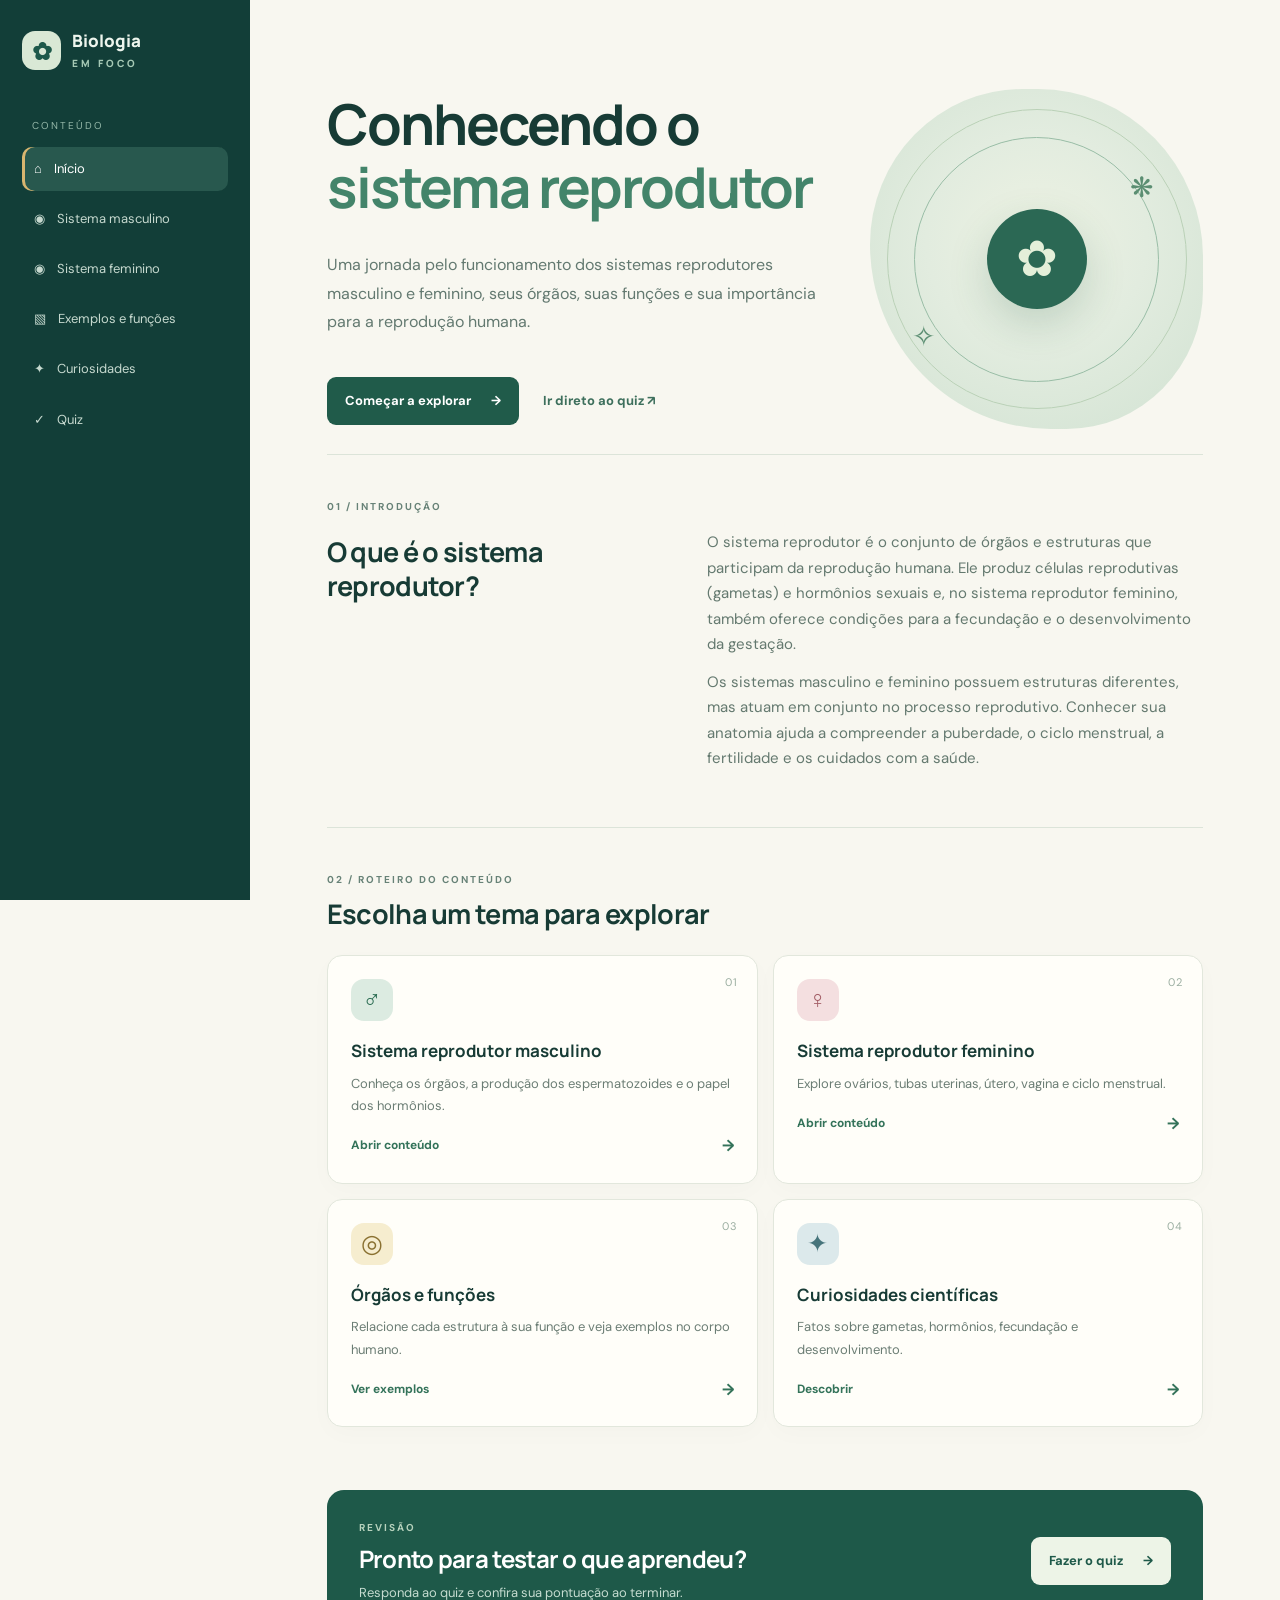
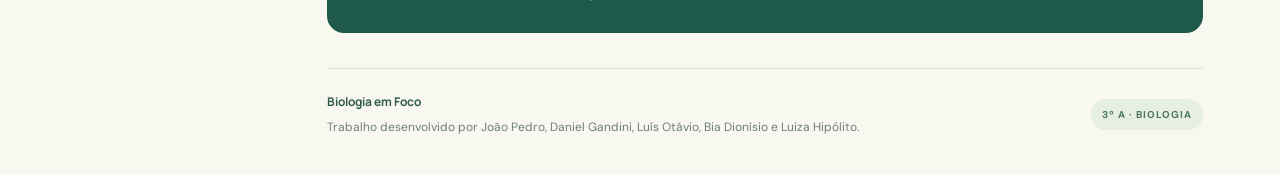
<file: index.html>
<!DOCTYPE html>
<html lang="pt-BR">
 <head>
  <meta charset="utf-8"/>
  <meta content="width=device-width, initial-scale=1" name="viewport"/>
  <title>
   Biologia em Foco | Sistema Reprodutor
  </title>
  <link href="style.css" rel="stylesheet"/>
 </head>
 <body>
  <header class="mobile-header">
   <a class="brand" href="index.html">
    <span class="brand-mark">
     ✿
    </span>
    Biologia em Foco
   </a>
   <button aria-expanded="false" aria-label="Abrir menu" class="menu-toggle">
    ☰
   </button>
  </header>
  <aside class="sidebar">
   <a class="brand" href="index.html">
    <span class="brand-mark">
     ✿
    </span>
    <span>
     Biologia
     <br/>
     <small>
      EM FOCO
     </small>
    </span>
   </a>
   <p class="side-label">
    CONTE&Uacute;DO
   </p>
   <nav>
    <a class="active" href="index.html">
     ⌂
     <span>
      In&iacute;cio
     </span>
    </a>
    <a href="masculino.html">
     ◉
     <span>
      Sistema masculino
     </span>
    </a>
    <a href="feminino.html">
     ◉
     <span>
      Sistema feminino
     </span>
    </a>
    <a href="exemplos.html">
     ▧
     <span>
      Exemplos e fun&ccedil;&otilde;es
     </span>
    </a>
    <a href="curiosidades.html">
     ✦
     <span>
      Curiosidades
     </span>
    </a>
    <a href="quiz.html">
     &checkmark;
     <span>
      Quiz
     </span>
    </a>
   </nav>
  </aside>
  <main class="main">
   <section class="hero">
    <h1>
     Conhecendo o
     <em>
      sistema reprodutor
     </em>
    </h1>
    <p class="lead">
     Uma jornada pelo funcionamento dos sistemas reprodutores masculino e feminino, seus &oacute;rg&atilde;os, suas fun&ccedil;&otilde;es e sua import&acirc;ncia para a reprodu&ccedil;&atilde;o humana.
    </p>
    <div class="hero-actions">
     <a class="button primary" href="masculino.html">
      Come&ccedil;ar a explorar
      <span>
       &rarr;
      </span>
     </a>
     <a class="text-link" href="quiz.html">
      Ir direto ao quiz &nearrow;
     </a>
    </div>
    <div class="hero-art">
     <div class="art-orbit orbit-one">
     </div>
     <div class="art-orbit orbit-two">
     </div>
     <div class="art-center">
      ✿
     </div>
     <span class="art-leaf leaf-a">
      ❋
     </span>
     <span class="art-leaf leaf-b">
      ✧
     </span>
    </div>
   </section>
   <section class="intro section-block">
    <div class="section-kicker">
     01 / INTRODU&Ccedil;&Atilde;O
    </div>
    <div class="two-col">
     <div>
      <h2>
       O que &eacute; o sistema reprodutor?
      </h2>
     </div>
     <div>
      <p>
       O sistema reprodutor &eacute; o conjunto de &oacute;rg&atilde;os e estruturas que participam da reprodu&ccedil;&atilde;o humana. Ele produz c&eacute;lulas reprodutivas (gametas) e horm&ocirc;nios sexuais e, no sistema reprodutor feminino, tamb&eacute;m oferece condi&ccedil;&otilde;es para a fecunda&ccedil;&atilde;o e o desenvolvimento da gesta&ccedil;&atilde;o.
      </p>
      <p>
       Os sistemas masculino e feminino possuem estruturas diferentes, mas atuam em conjunto no processo reprodutivo. Conhecer sua anatomia ajuda a compreender a puberdade, o ciclo menstrual, a fertilidade e os cuidados com a sa&uacute;de.
      </p>
     </div>
    </div>
   </section>
   <section class="section-block explore">
    <div class="section-kicker">
     02 / ROTEIRO DO CONTE&Uacute;DO
    </div>
    <h2>
     Escolha um tema para explorar
    </h2>
    <div class="feature-grid">
     <a class="feature-card" href="masculino.html">
      <div class="card-number">
       01
      </div>
      <div class="card-icon green">
       &male;
      </div>
      <h3>
       Sistema reprodutor masculino
      </h3>
      <p>
       Conhe&ccedil;a os &oacute;rg&atilde;os, a produ&ccedil;&atilde;o dos espermatozoides e o papel dos horm&ocirc;nios.
      </p>
      <span class="card-link">
       Abrir conte&uacute;do
       <b>
        &rarr;
       </b>
      </span>
     </a>
     <a class="feature-card" href="feminino.html">
      <div class="card-number">
       02
      </div>
      <div class="card-icon rose">
       &female;
      </div>
      <h3>
       Sistema reprodutor feminino
      </h3>
      <p>
       Explore ov&aacute;rios, tubas uterinas, &uacute;tero, vagina e ciclo menstrual.
      </p>
      <span class="card-link">
       Abrir conte&uacute;do
       <b>
        &rarr;
       </b>
      </span>
     </a>
     <a class="feature-card" href="exemplos.html">
      <div class="card-number">
       03
      </div>
      <div class="card-icon yellow">
       ◎
      </div>
      <h3>
       &Oacute;rg&atilde;os e fun&ccedil;&otilde;es
      </h3>
      <p>
       Relacione cada estrutura &agrave; sua fun&ccedil;&atilde;o e veja exemplos no corpo humano.
      </p>
      <span class="card-link">
       Ver exemplos
       <b>
        &rarr;
       </b>
      </span>
     </a>
     <a class="feature-card" href="curiosidades.html">
      <div class="card-number">
       04
      </div>
      <div class="card-icon blue">
       ✦
      </div>
      <h3>
       Curiosidades cient&iacute;ficas
      </h3>
      <p>
       Fatos sobre gametas, horm&ocirc;nios, fecunda&ccedil;&atilde;o e desenvolvimento.
      </p>
      <span class="card-link">
       Descobrir
       <b>
        &rarr;
       </b>
      </span>
     </a>
    </div>
   </section>
   <section class="closing">
    <div>
     <div class="section-kicker">
      REVIS&Atilde;O
     </div>
     <h2>
      Pronto para testar o que aprendeu?
     </h2>
     <p>
      Responda ao quiz e confira sua pontua&ccedil;&atilde;o ao terminar.
     </p>
    </div>
    <a class="button light" href="quiz.html">
     Fazer o quiz
     <span>
      &rarr;
     </span>
    </a>
   </section>
   <footer class="footer">
    <div>
     <strong>
      Biologia em Foco
     </strong>
     <p>
      Trabalho desenvolvido por Jo&atilde;o Pedro, Daniel Gandini, Lu&iacute;s Ot&aacute;vio, Bia Dion&iacute;sio e Luiza Hip&oacute;lito.
     </p>
    </div>
    <span class="class-tag">
     3&ordm; A &middot; BIOLOGIA
    </span>
   </footer>
  </main>
  <script src="script.js">
  </script>
 </body>
</html>
</file>
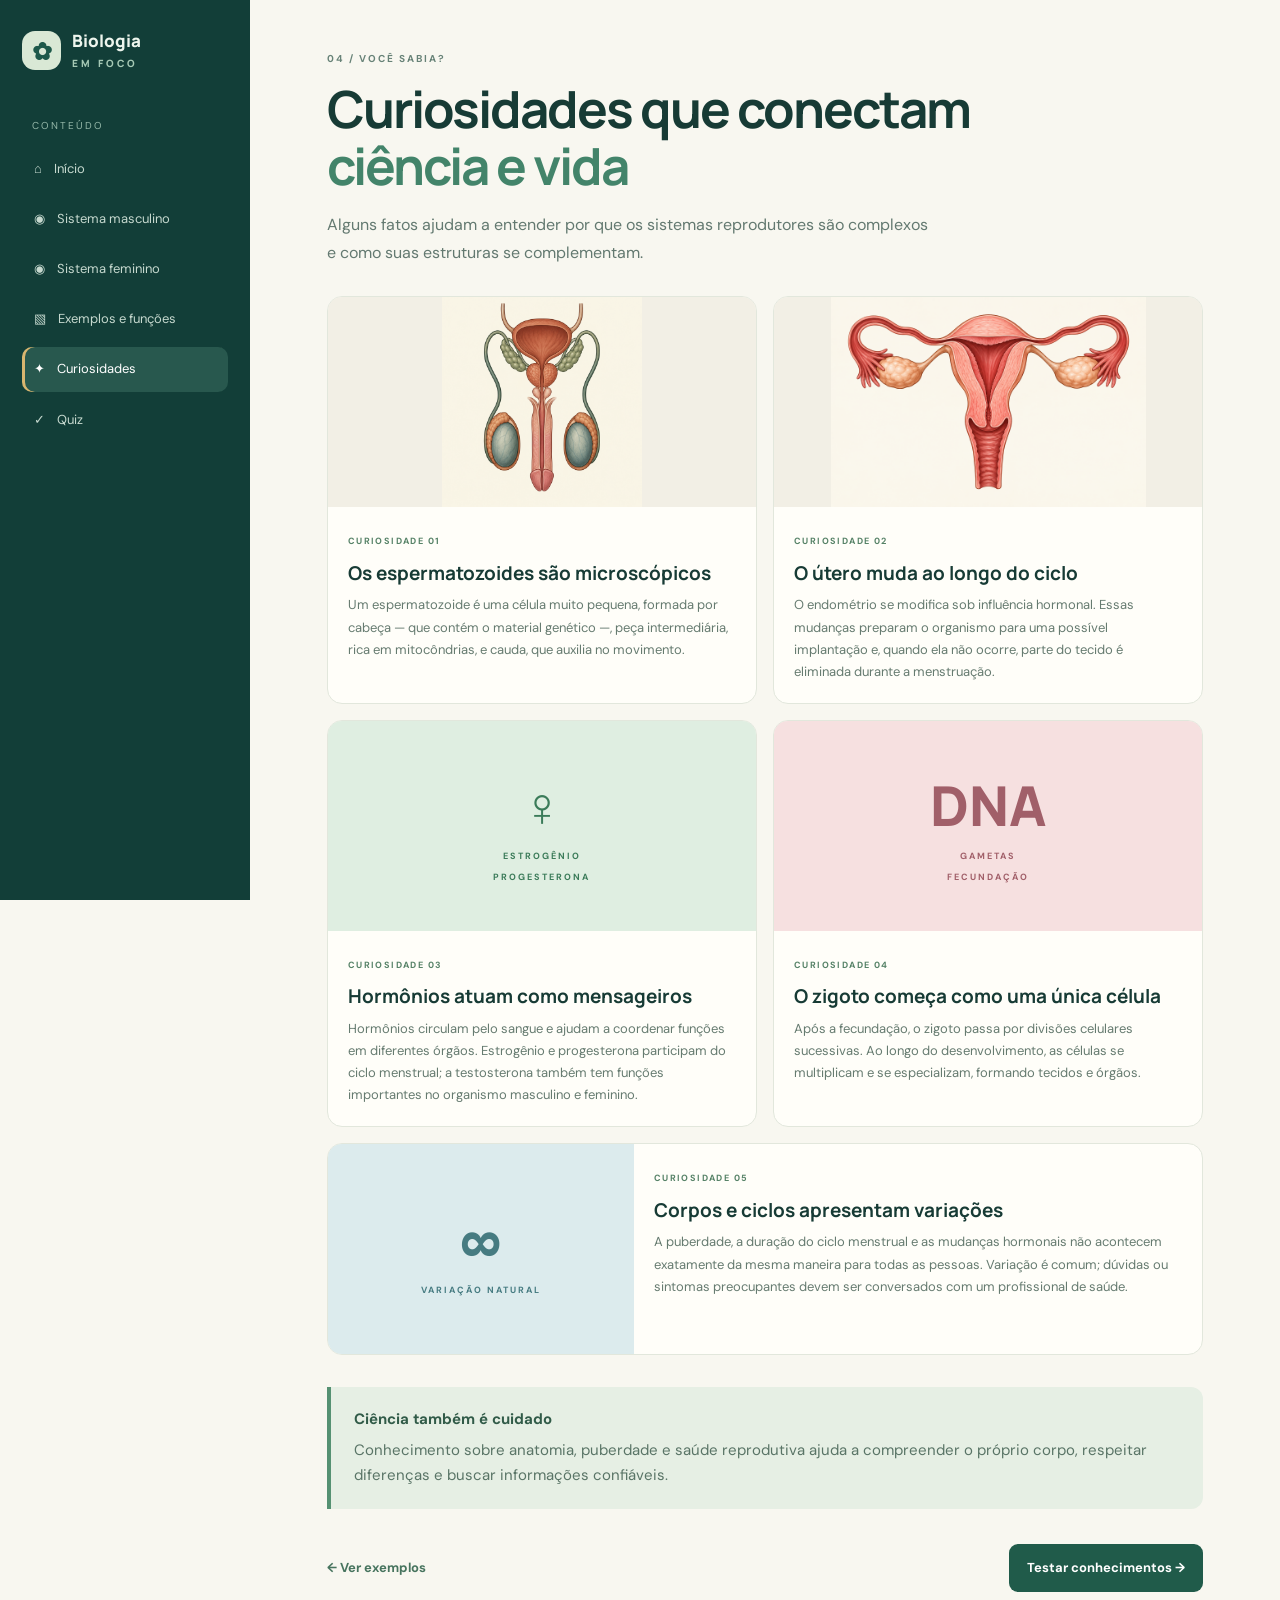
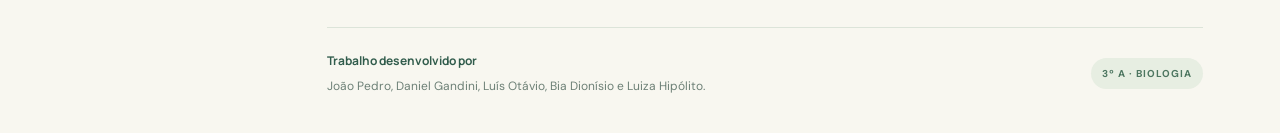
<file: curiosidades.html>
<!DOCTYPE html>
<html lang="pt-BR">
 <head>
  <meta charset="utf-8"/>
  <meta content="width=device-width, initial-scale=1" name="viewport"/>
  <title>
   Curiosidades | Biologia em Foco
  </title>
  <link href="style.css" rel="stylesheet"/>
 </head>
 <body>
  <header class="mobile-header">
   <a class="brand" href="index.html">
    ✿ Biologia em Foco
   </a>
   <button aria-expanded="false" aria-label="Abrir menu" class="menu-toggle">
    ☰
   </button>
  </header>
  <aside class="sidebar">
   <a class="brand" href="index.html">
    <span class="brand-mark">
     ✿
    </span>
    <span>
     Biologia
     <br/>
     <small>
      EM FOCO
     </small>
    </span>
   </a>
   <p class="side-label">
    CONTE&Uacute;DO
   </p>
   <nav>
    <a href="index.html">
     ⌂
     <span>
      In&iacute;cio
     </span>
    </a>
    <a href="masculino.html">
     ◉
     <span>
      Sistema masculino
     </span>
    </a>
    <a href="feminino.html">
     ◉
     <span>
      Sistema feminino
     </span>
    </a>
    <a href="exemplos.html">
     ▧
     <span>
      Exemplos e fun&ccedil;&otilde;es
     </span>
    </a>
    <a class="active" href="curiosidades.html">
     ✦
     <span>
      Curiosidades
     </span>
    </a>
    <a href="quiz.html">
     &checkmark;
     <span>
      Quiz
     </span>
    </a>
   </nav>
  </aside>
  <main class="main page-main">
   <div class="page-heading">
    <div class="section-kicker">
     04 / VOC&Ecirc; SABIA?
    </div>
    <h1>
     Curiosidades que conectam
     <em>
      ci&ecirc;ncia e vida
     </em>
    </h1>
    <p class="lead">
     Alguns fatos ajudam a entender por que os sistemas reprodutores s&atilde;o complexos e como suas estruturas se complementam.
    </p>
   </div>
   <div class="curiosity-grid">
    <article class="curiosity-card">
     <img alt="Ilustra&ccedil;&atilde;o do sistema reprodutor masculino" src="imagens/sistema-reprodutor-masculino.png"/>
     <div class="curiosity-body">
      <span class="curiosity-num">
       CURIOSIDADE 01
      </span>
      <h2>
       Os espermatozoides s&atilde;o microsc&oacute;picos
      </h2>
      <p>
       Um espermatozoide &eacute; uma c&eacute;lula muito pequena, formada por cabe&ccedil;a &mdash; que cont&eacute;m o material gen&eacute;tico &mdash;, pe&ccedil;a intermedi&aacute;ria, rica em mitoc&ocirc;ndrias, e cauda, que auxilia no movimento.
      </p>
     </div>
    </article>
    <article class="curiosity-card">
     <img alt="Ilustra&ccedil;&atilde;o do sistema reprodutor feminino" src="imagens/sistema-reprodutor-feminino.png"/>
     <div class="curiosity-body">
      <span class="curiosity-num">
       CURIOSIDADE 02
      </span>
      <h2>
       O &uacute;tero muda ao longo do ciclo
      </h2>
      <p>
       O endom&eacute;trio se modifica sob influ&ecirc;ncia hormonal. Essas mudan&ccedil;as preparam o organismo para uma poss&iacute;vel implanta&ccedil;&atilde;o e, quando ela n&atilde;o ocorre, parte do tecido &eacute; eliminada durante a menstrua&ccedil;&atilde;o.
      </p>
     </div>
    </article>
    <article class="curiosity-card">
     <div class="fact-illustration green-fact">
      <span>
       &female;
      </span>
      <i>
       ESTROG&Ecirc;NIO
      </i>
      <i>
       PROGESTERONA
      </i>
     </div>
     <div class="curiosity-body">
      <span class="curiosity-num">
       CURIOSIDADE 03
      </span>
      <h2>
       Horm&ocirc;nios atuam como mensageiros
      </h2>
      <p>
       Horm&ocirc;nios circulam pelo sangue e ajudam a coordenar fun&ccedil;&otilde;es em diferentes &oacute;rg&atilde;os. Estrog&ecirc;nio e progesterona participam do ciclo menstrual; a testosterona tamb&eacute;m tem fun&ccedil;&otilde;es importantes no organismo masculino e feminino.
      </p>
     </div>
    </article>
    <article class="curiosity-card">
     <div class="fact-illustration rose-fact">
      <span>
       DNA
      </span>
      <i>
       GAMETAS
      </i>
      <i>
       FECUNDA&Ccedil;&Atilde;O
      </i>
     </div>
     <div class="curiosity-body">
      <span class="curiosity-num">
       CURIOSIDADE 04
      </span>
      <h2>
       O zigoto come&ccedil;a como uma &uacute;nica c&eacute;lula
      </h2>
      <p>
       Ap&oacute;s a fecunda&ccedil;&atilde;o, o zigoto passa por divis&otilde;es celulares sucessivas. Ao longo do desenvolvimento, as c&eacute;lulas se multiplicam e se especializam, formando tecidos e &oacute;rg&atilde;os.
      </p>
     </div>
    </article>
    <article class="curiosity-card wide-card">
     <div class="fact-illustration blue-fact">
      <span>
       &infin;
      </span>
      <i>
       VARIA&Ccedil;&Atilde;O NATURAL
      </i>
     </div>
     <div class="curiosity-body">
      <span class="curiosity-num">
       CURIOSIDADE 05
      </span>
      <h2>
       Corpos e ciclos apresentam varia&ccedil;&otilde;es
      </h2>
      <p>
       A puberdade, a dura&ccedil;&atilde;o do ciclo menstrual e as mudan&ccedil;as hormonais n&atilde;o acontecem exatamente da mesma maneira para todas as pessoas. Varia&ccedil;&atilde;o &eacute; comum; d&uacute;vidas ou sintomas preocupantes devem ser conversados com um profissional de sa&uacute;de.
      </p>
     </div>
    </article>
   </div>
   <section class="callout">
    <strong>
     Ci&ecirc;ncia tamb&eacute;m &eacute; cuidado
    </strong>
    <p>
     Conhecimento sobre anatomia, puberdade e sa&uacute;de reprodutiva ajuda a compreender o pr&oacute;prio corpo, respeitar diferen&ccedil;as e buscar informa&ccedil;&otilde;es confi&aacute;veis.
    </p>
   </section>
   <div class="page-nav">
    <a href="exemplos.html">
     &larr; Ver exemplos
    </a>
    <a class="button primary" href="quiz.html">
     Testar conhecimentos &rarr;
    </a>
   </div>
   <footer class="footer">
    <div>
     <strong>
      Trabalho desenvolvido por
     </strong>
     <p>
      Jo&atilde;o Pedro, Daniel Gandini, Lu&iacute;s Ot&aacute;vio, Bia Dion&iacute;sio e Luiza Hip&oacute;lito.
     </p>
    </div>
    <span class="class-tag">
     3&ordm; A &middot; BIOLOGIA
    </span>
   </footer>
  </main>
  <script src="script.js">
  </script>
 </body>
</html>
</file>
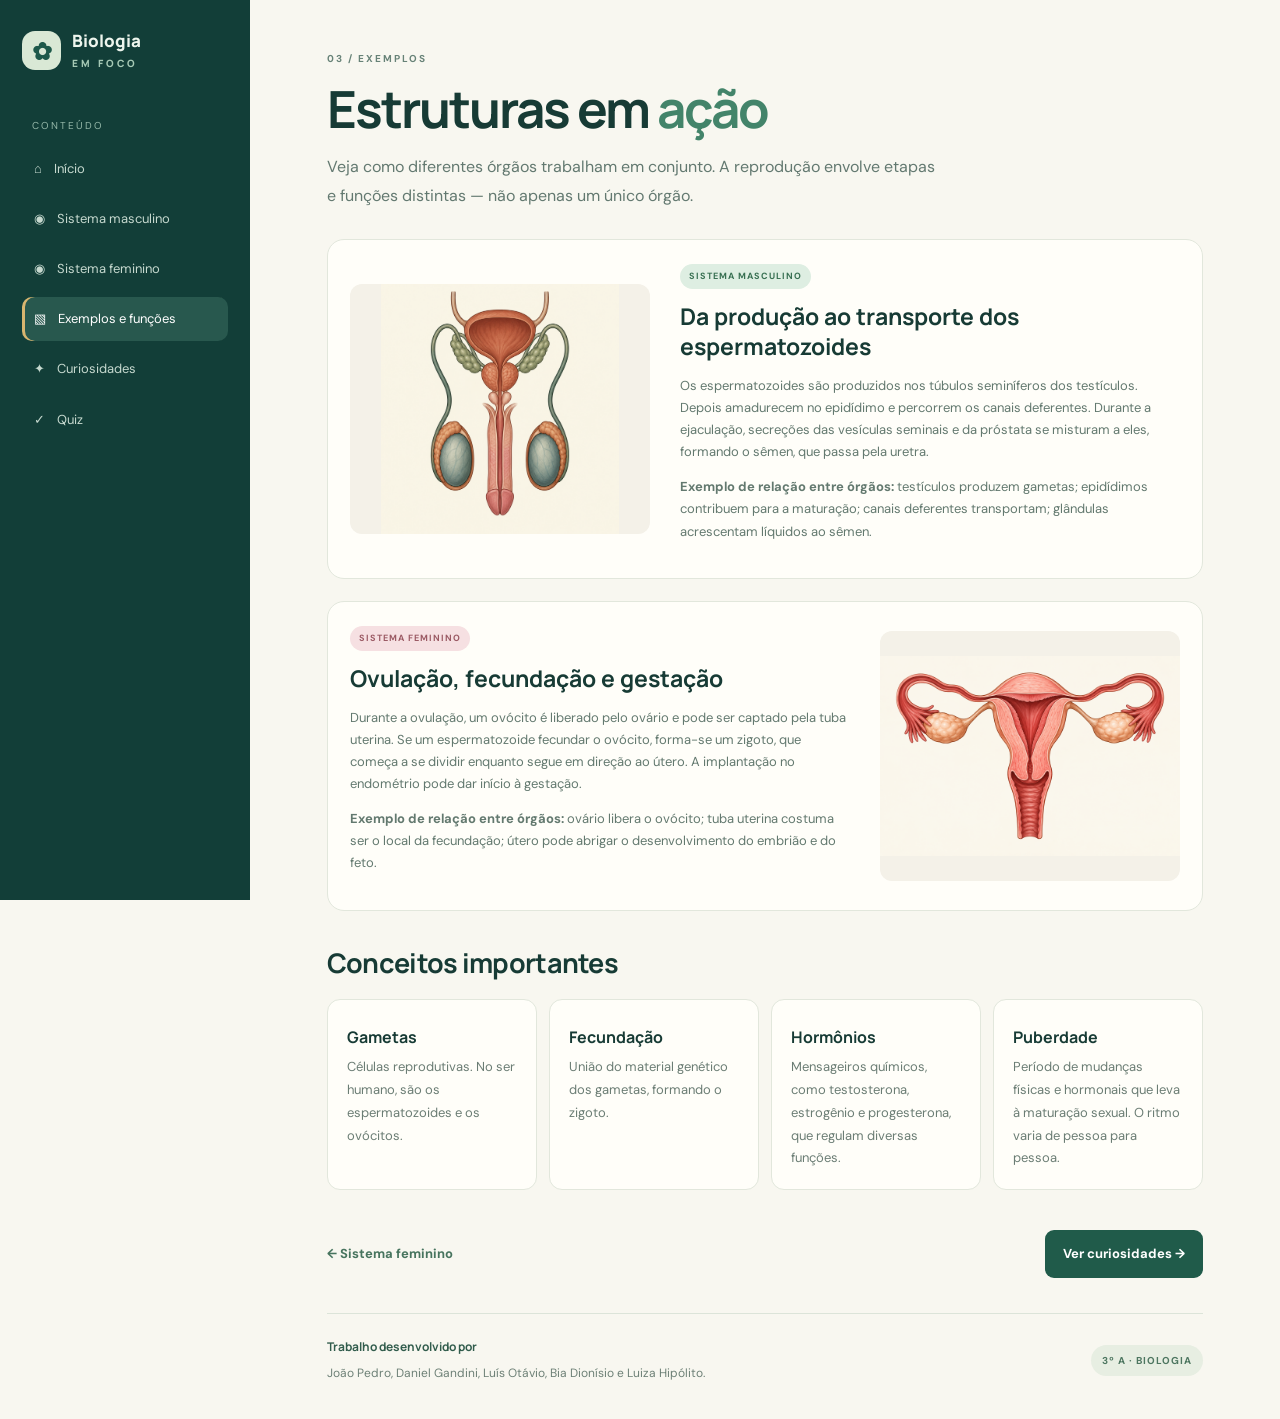
<file: exemplos.html>
<!DOCTYPE html>
<html lang="pt-BR">
 <head>
  <meta charset="utf-8"/>
  <meta content="width=device-width, initial-scale=1" name="viewport"/>
  <title>
   Exemplos e fun&ccedil;&otilde;es | Biologia em Foco
  </title>
  <link href="style.css" rel="stylesheet"/>
 </head>
 <body>
  <header class="mobile-header">
   <a class="brand" href="index.html">
    ✿ Biologia em Foco
   </a>
   <button aria-expanded="false" aria-label="Abrir menu" class="menu-toggle">
    ☰
   </button>
  </header>
  <aside class="sidebar">
   <a class="brand" href="index.html">
    <span class="brand-mark">
     ✿
    </span>
    <span>
     Biologia
     <br/>
     <small>
      EM FOCO
     </small>
    </span>
   </a>
   <p class="side-label">
    CONTE&Uacute;DO
   </p>
   <nav>
    <a href="index.html">
     ⌂
     <span>
      In&iacute;cio
     </span>
    </a>
    <a href="masculino.html">
     ◉
     <span>
      Sistema masculino
     </span>
    </a>
    <a href="feminino.html">
     ◉
     <span>
      Sistema feminino
     </span>
    </a>
    <a class="active" href="exemplos.html">
     ▧
     <span>
      Exemplos e fun&ccedil;&otilde;es
     </span>
    </a>
    <a href="curiosidades.html">
     ✦
     <span>
      Curiosidades
     </span>
    </a>
    <a href="quiz.html">
     &checkmark;
     <span>
      Quiz
     </span>
    </a>
   </nav>
  </aside>
  <main class="main page-main">
   <div class="page-heading">
    <div class="section-kicker">
     03 / EXEMPLOS
    </div>
    <h1>
     Estruturas em
     <em>
      a&ccedil;&atilde;o
     </em>
    </h1>
    <p class="lead">
     Veja como diferentes &oacute;rg&atilde;os trabalham em conjunto. A reprodu&ccedil;&atilde;o envolve etapas e fun&ccedil;&otilde;es distintas &mdash; n&atilde;o apenas um &uacute;nico &oacute;rg&atilde;o.
    </p>
   </div>
   <section class="example-feature">
    <img alt="Ilustra&ccedil;&atilde;o do sistema reprodutor masculino" src="imagens/sistema-reprodutor-masculino.png"/>
    <div>
     <span class="pill green-pill">
      SISTEMA MASCULINO
     </span>
     <h2>
      Da produ&ccedil;&atilde;o ao transporte dos espermatozoides
     </h2>
     <p>
      Os espermatozoides s&atilde;o produzidos nos t&uacute;bulos semin&iacute;feros dos test&iacute;culos. Depois amadurecem no epid&iacute;dimo e percorrem os canais deferentes. Durante a ejacula&ccedil;&atilde;o, secre&ccedil;&otilde;es das ves&iacute;culas seminais e da pr&oacute;stata se misturam a eles, formando o s&ecirc;men, que passa pela uretra.
     </p>
     <p>
      <b>
       Exemplo de rela&ccedil;&atilde;o entre &oacute;rg&atilde;os:
      </b>
      test&iacute;culos produzem gametas; epid&iacute;dimos contribuem para a matura&ccedil;&atilde;o; canais deferentes transportam; gl&acirc;ndulas acrescentam l&iacute;quidos ao s&ecirc;men.
     </p>
    </div>
   </section>
   <section class="example-feature reverse">
    <img alt="Ilustra&ccedil;&atilde;o do sistema reprodutor feminino" src="imagens/sistema-reprodutor-feminino.png"/>
    <div>
     <span class="pill rose-pill">
      SISTEMA FEMININO
     </span>
     <h2>
      Ovula&ccedil;&atilde;o, fecunda&ccedil;&atilde;o e gesta&ccedil;&atilde;o
     </h2>
     <p>
      Durante a ovula&ccedil;&atilde;o, um ov&oacute;cito &eacute; liberado pelo ov&aacute;rio e pode ser captado pela tuba uterina. Se um espermatozoide fecundar o ov&oacute;cito, forma-se um zigoto, que come&ccedil;a a se dividir enquanto segue em dire&ccedil;&atilde;o ao &uacute;tero. A implanta&ccedil;&atilde;o no endom&eacute;trio pode dar in&iacute;cio &agrave; gesta&ccedil;&atilde;o.
     </p>
     <p>
      <b>
       Exemplo de rela&ccedil;&atilde;o entre &oacute;rg&atilde;os:
      </b>
      ov&aacute;rio libera o ov&oacute;cito; tuba uterina costuma ser o local da fecunda&ccedil;&atilde;o; &uacute;tero pode abrigar o desenvolvimento do embri&atilde;o e do feto.
     </p>
    </div>
   </section>
   <section class="content-section">
    <h2>
     Conceitos importantes
    </h2>
    <div class="term-grid">
     <article class="term-card">
      <h3>
       Gametas
      </h3>
      <p>
       C&eacute;lulas reprodutivas. No ser humano, s&atilde;o os espermatozoides e os ov&oacute;citos.
      </p>
     </article>
     <article class="term-card">
      <h3>
       Fecunda&ccedil;&atilde;o
      </h3>
      <p>
       Uni&atilde;o do material gen&eacute;tico dos gametas, formando o zigoto.
      </p>
     </article>
     <article class="term-card">
      <h3>
       Horm&ocirc;nios
      </h3>
      <p>
       Mensageiros qu&iacute;micos, como testosterona, estrog&ecirc;nio e progesterona, que regulam diversas fun&ccedil;&otilde;es.
      </p>
     </article>
     <article class="term-card">
      <h3>
       Puberdade
      </h3>
      <p>
       Per&iacute;odo de mudan&ccedil;as f&iacute;sicas e hormonais que leva &agrave; matura&ccedil;&atilde;o sexual. O ritmo varia de pessoa para pessoa.
      </p>
     </article>
    </div>
   </section>
   <div class="page-nav">
    <a href="feminino.html">
     &larr; Sistema feminino
    </a>
    <a class="button primary" href="curiosidades.html">
     Ver curiosidades &rarr;
    </a>
   </div>
   <footer class="footer">
    <div>
     <strong>
      Trabalho desenvolvido por
     </strong>
     <p>
      Jo&atilde;o Pedro, Daniel Gandini, Lu&iacute;s Ot&aacute;vio, Bia Dion&iacute;sio e Luiza Hip&oacute;lito.
     </p>
    </div>
    <span class="class-tag">
     3&ordm; A &middot; BIOLOGIA
    </span>
   </footer>
  </main>
  <script src="script.js">
  </script>
 </body>
</html>
</file>
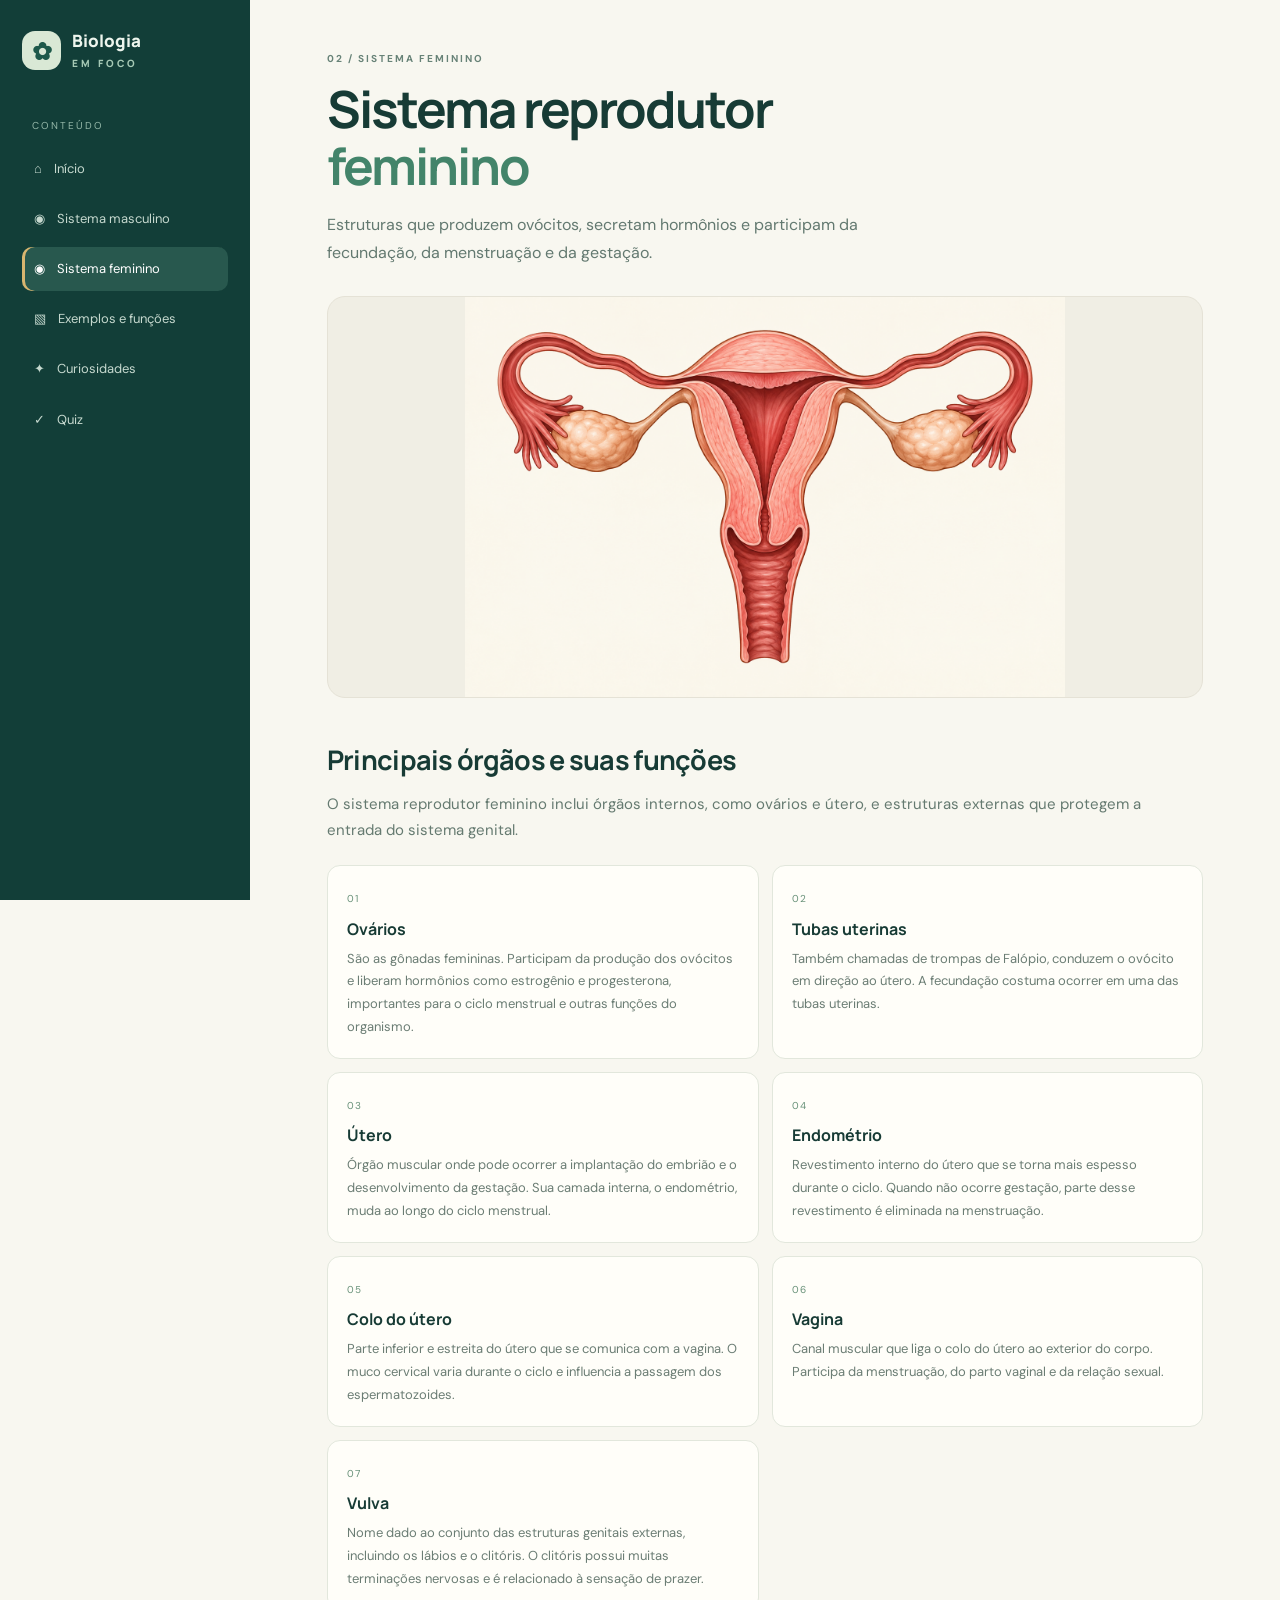
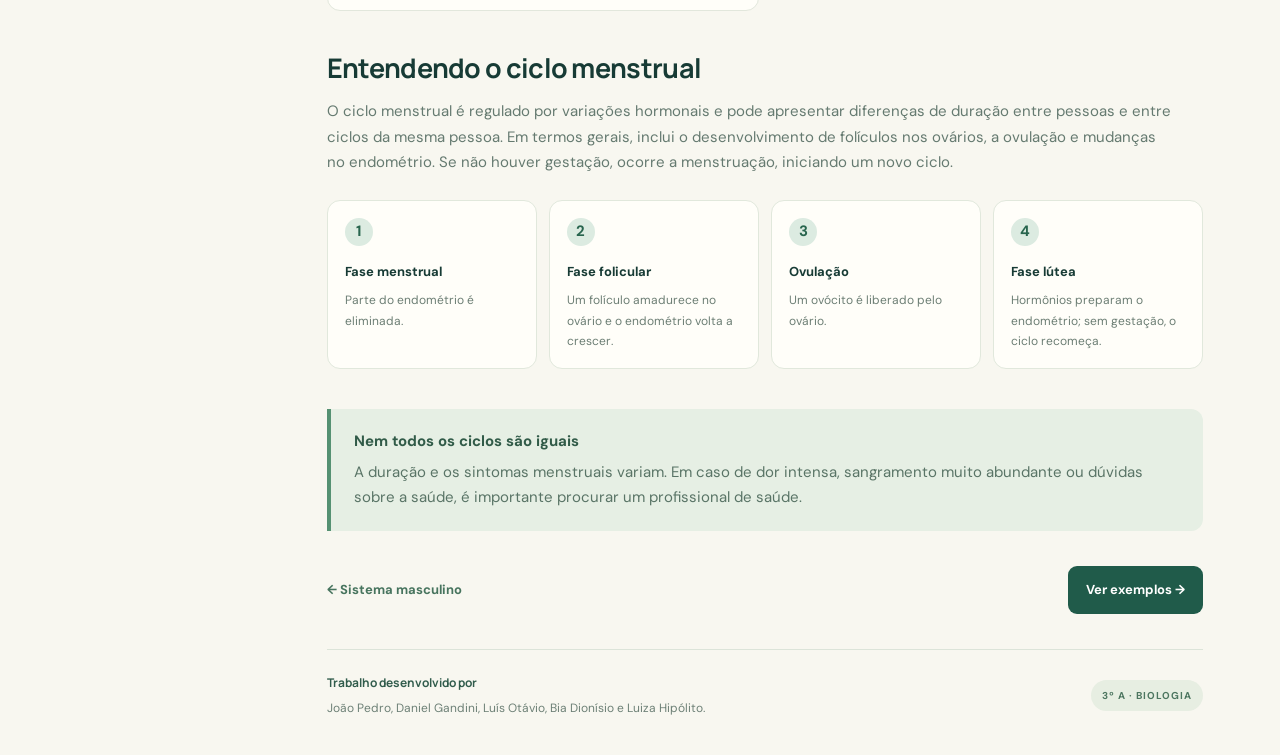
<file: feminino.html>
<!DOCTYPE html>
<html lang="pt-BR">
 <head>
  <meta charset="utf-8"/>
  <meta content="width=device-width, initial-scale=1" name="viewport"/>
  <title>
   Sistema feminino | Biologia em Foco
  </title>
  <link href="style.css" rel="stylesheet"/>
 </head>
 <body>
  <header class="mobile-header">
   <a class="brand" href="index.html">
    ✿ Biologia em Foco
   </a>
   <button aria-expanded="false" aria-label="Abrir menu" class="menu-toggle">
    ☰
   </button>
  </header>
  <aside class="sidebar">
   <a class="brand" href="index.html">
    <span class="brand-mark">
     ✿
    </span>
    <span>
     Biologia
     <br/>
     <small>
      EM FOCO
     </small>
    </span>
   </a>
   <p class="side-label">
    CONTE&Uacute;DO
   </p>
   <nav>
    <a href="index.html">
     ⌂
     <span>
      In&iacute;cio
     </span>
    </a>
    <a href="masculino.html">
     ◉
     <span>
      Sistema masculino
     </span>
    </a>
    <a class="active" href="feminino.html">
     ◉
     <span>
      Sistema feminino
     </span>
    </a>
    <a href="exemplos.html">
     ▧
     <span>
      Exemplos e fun&ccedil;&otilde;es
     </span>
    </a>
    <a href="curiosidades.html">
     ✦
     <span>
      Curiosidades
     </span>
    </a>
    <a href="quiz.html">
     &checkmark;
     <span>
      Quiz
     </span>
    </a>
   </nav>
  </aside>
  <main class="main page-main">
   <div class="page-heading">
    <div class="section-kicker">
     02 / SISTEMA FEMININO
    </div>
    <h1>
     Sistema reprodutor
     <em>
      feminino
     </em>
    </h1>
    <p class="lead">
     Estruturas que produzem ov&oacute;citos, secretam horm&ocirc;nios e participam da fecunda&ccedil;&atilde;o, da menstrua&ccedil;&atilde;o e da gesta&ccedil;&atilde;o.
    </p>
   </div>
   <figure class="anatomy">
    <img alt="Ilustra&ccedil;&atilde;o did&aacute;tica do sistema reprodutor feminino" src="imagens/sistema-reprodutor-feminino.png"/>

   </figure>
   <section class="content-section">
    <h2>
     Principais &oacute;rg&atilde;os e suas fun&ccedil;&otilde;es
    </h2>
    <p>
     O sistema reprodutor feminino inclui &oacute;rg&atilde;os internos, como ov&aacute;rios e &uacute;tero, e estruturas externas que protegem a entrada do sistema genital.
    </p>
    <div class="organ-grid">
     <article class="organ-card">
      <span>
       01
      </span>
      <h3>
       Ov&aacute;rios
      </h3>
      <p>
       S&atilde;o as g&ocirc;nadas femininas. Participam da produ&ccedil;&atilde;o dos ov&oacute;citos e liberam horm&ocirc;nios como estrog&ecirc;nio e progesterona, importantes para o ciclo menstrual e outras fun&ccedil;&otilde;es do organismo.
      </p>
     </article>
     <article class="organ-card">
      <span>
       02
      </span>
      <h3>
       Tubas uterinas
      </h3>
      <p>
       Tamb&eacute;m chamadas de trompas de Fal&oacute;pio, conduzem o ov&oacute;cito em dire&ccedil;&atilde;o ao &uacute;tero. A fecunda&ccedil;&atilde;o costuma ocorrer em uma das tubas uterinas.
      </p>
     </article>
     <article class="organ-card">
      <span>
       03
      </span>
      <h3>
       &Uacute;tero
      </h3>
      <p>
       &Oacute;rg&atilde;o muscular onde pode ocorrer a implanta&ccedil;&atilde;o do embri&atilde;o e o desenvolvimento da gesta&ccedil;&atilde;o. Sua camada interna, o endom&eacute;trio, muda ao longo do ciclo menstrual.
      </p>
     </article>
     <article class="organ-card">
      <span>
       04
      </span>
      <h3>
       Endom&eacute;trio
      </h3>
      <p>
       Revestimento interno do &uacute;tero que se torna mais espesso durante o ciclo. Quando n&atilde;o ocorre gesta&ccedil;&atilde;o, parte desse revestimento &eacute; eliminada na menstrua&ccedil;&atilde;o.
      </p>
     </article>
     <article class="organ-card">
      <span>
       05
      </span>
      <h3>
       Colo do &uacute;tero
      </h3>
      <p>
       Parte inferior e estreita do &uacute;tero que se comunica com a vagina. O muco cervical varia durante o ciclo e influencia a passagem dos espermatozoides.
      </p>
     </article>
     <article class="organ-card">
      <span>
       06
      </span>
      <h3>
       Vagina
      </h3>
      <p>
       Canal muscular que liga o colo do &uacute;tero ao exterior do corpo. Participa da menstrua&ccedil;&atilde;o, do parto vaginal e da rela&ccedil;&atilde;o sexual.
      </p>
     </article>
     <article class="organ-card">
      <span>
       07
      </span>
      <h3>
       Vulva
      </h3>
      <p>
       Nome dado ao conjunto das estruturas genitais externas, incluindo os l&aacute;bios e o clit&oacute;ris. O clit&oacute;ris possui muitas termina&ccedil;&otilde;es nervosas e &eacute; relacionado &agrave; sensa&ccedil;&atilde;o de prazer.
      </p>
     </article>
    </div>
   </section>
   <section class="content-section">
    <h2>
     Entendendo o ciclo menstrual
    </h2>
    <p>
     O ciclo menstrual &eacute; regulado por varia&ccedil;&otilde;es hormonais e pode apresentar diferen&ccedil;as de dura&ccedil;&atilde;o entre pessoas e entre ciclos da mesma pessoa. Em termos gerais, inclui o desenvolvimento de fol&iacute;culos nos ov&aacute;rios, a ovula&ccedil;&atilde;o e mudan&ccedil;as no endom&eacute;trio. Se n&atilde;o houver gesta&ccedil;&atilde;o, ocorre a menstrua&ccedil;&atilde;o, iniciando um novo ciclo.
    </p>
    <div class="timeline">
     <div>
      <b>
       1
      </b>
      <strong>
       Fase menstrual
      </strong>
      <p>
       Parte do endom&eacute;trio &eacute; eliminada.
      </p>
     </div>
     <div>
      <b>
       2
      </b>
      <strong>
       Fase folicular
      </strong>
      <p>
       Um fol&iacute;culo amadurece no ov&aacute;rio e o endom&eacute;trio volta a crescer.
      </p>
     </div>
     <div>
      <b>
       3
      </b>
      <strong>
       Ovula&ccedil;&atilde;o
      </strong>
      <p>
       Um ov&oacute;cito &eacute; liberado pelo ov&aacute;rio.
      </p>
     </div>
     <div>
      <b>
       4
      </b>
      <strong>
       Fase l&uacute;tea
      </strong>
      <p>
       Horm&ocirc;nios preparam o endom&eacute;trio; sem gesta&ccedil;&atilde;o, o ciclo recome&ccedil;a.
      </p>
     </div>
    </div>
   </section>
   <section class="callout">
    <strong>
     Nem todos os ciclos s&atilde;o iguais
    </strong>
    <p>
     A dura&ccedil;&atilde;o e os sintomas menstruais variam. Em caso de dor intensa, sangramento muito abundante ou d&uacute;vidas sobre a sa&uacute;de, &eacute; importante procurar um profissional de sa&uacute;de.
    </p>
   </section>
   <div class="page-nav">
    <a href="masculino.html">
     &larr; Sistema masculino
    </a>
    <a class="button primary" href="exemplos.html">
     Ver exemplos &rarr;
    </a>
   </div>
   <footer class="footer">
    <div>
     <strong>
      Trabalho desenvolvido por
     </strong>
     <p>
      Jo&atilde;o Pedro, Daniel Gandini, Lu&iacute;s Ot&aacute;vio, Bia Dion&iacute;sio e Luiza Hip&oacute;lito.
     </p>
    </div>
    <span class="class-tag">
     3&ordm; A &middot; BIOLOGIA
    </span>
   </footer>
  </main>
  <script src="script.js">
  </script>
 </body>
</html>
</file>
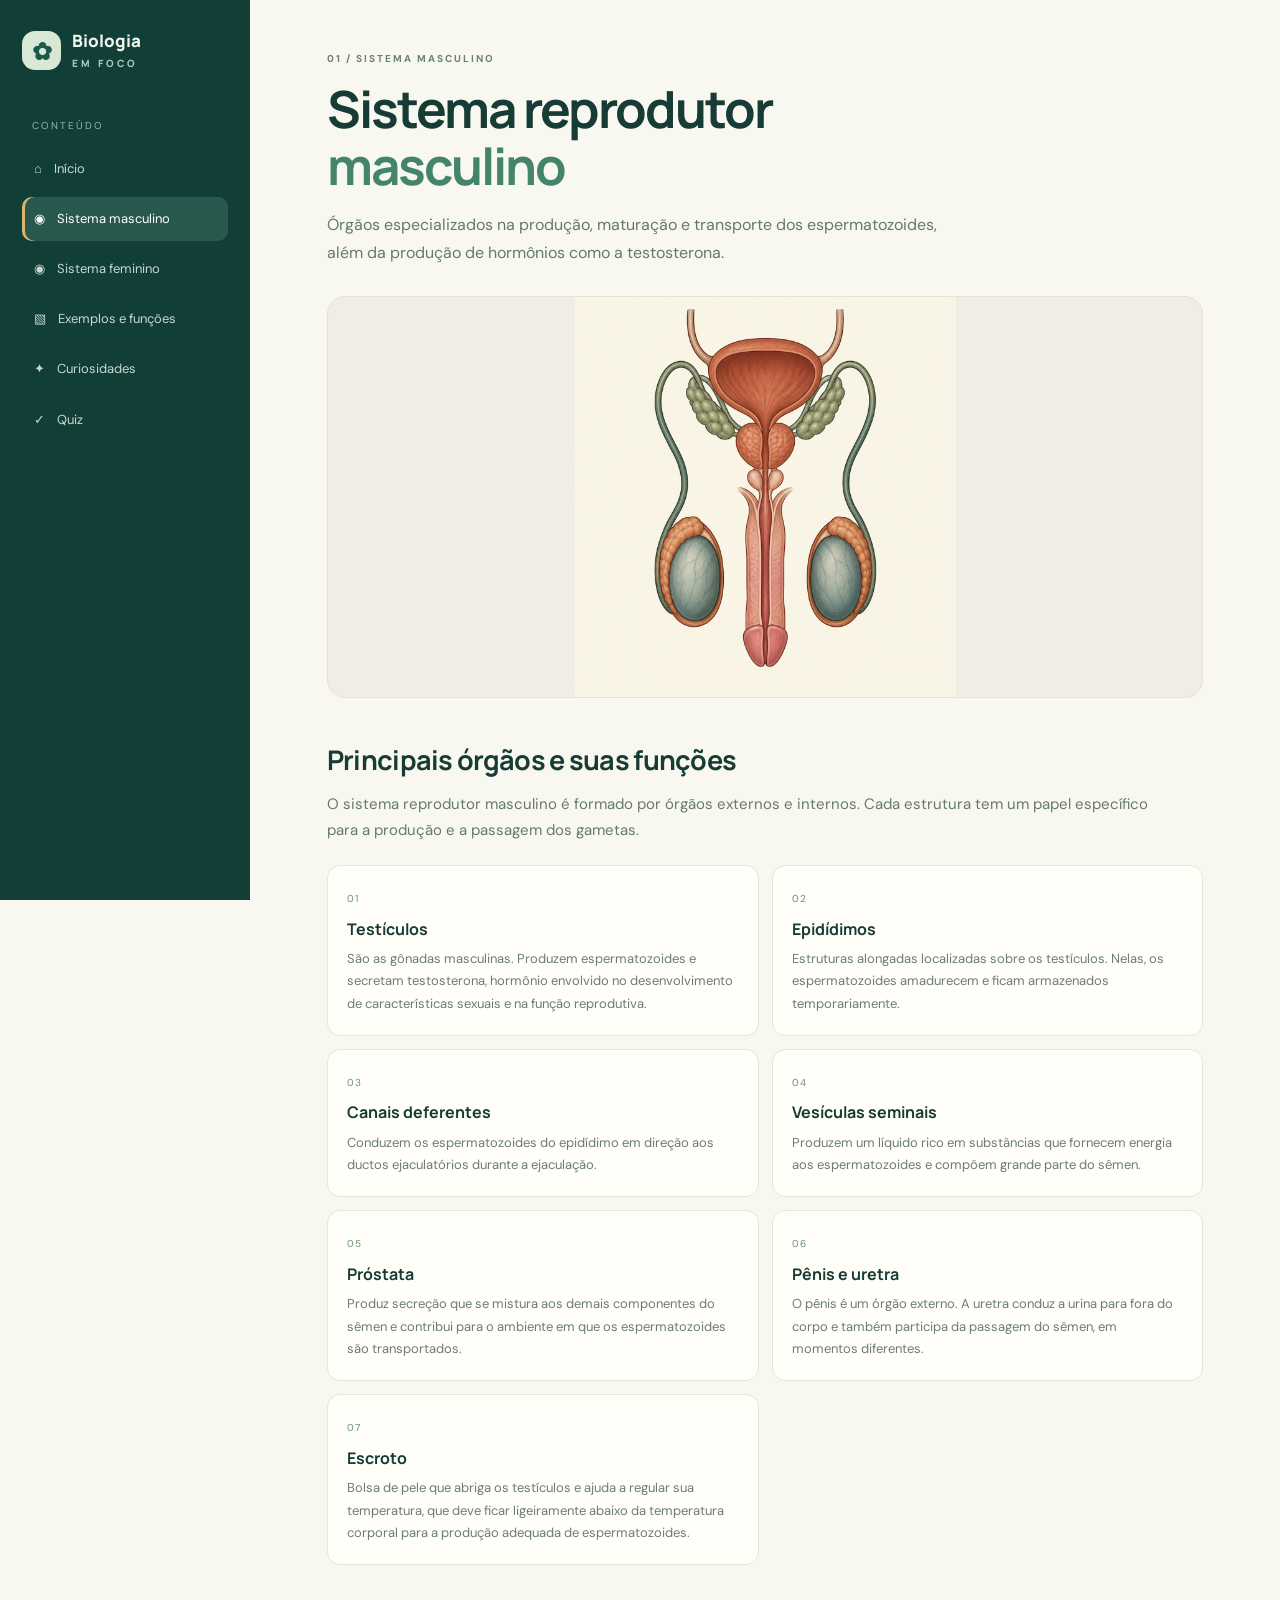
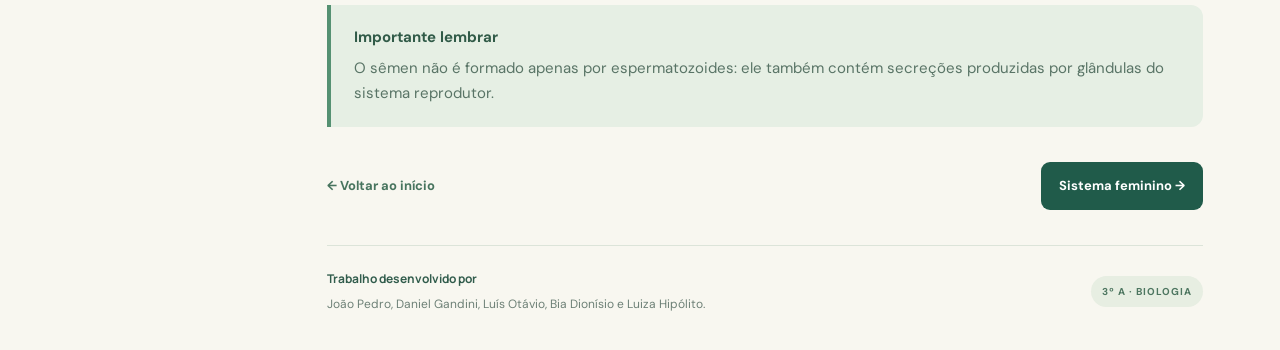
<file: masculino.html>
<!DOCTYPE html>
<html lang="pt-BR">
 <head>
  <meta charset="utf-8"/>
  <meta content="width=device-width, initial-scale=1" name="viewport"/>
  <title>
   Sistema masculino | Biologia em Foco
  </title>
  <link href="style.css" rel="stylesheet"/>
 </head>
 <body>
  <header class="mobile-header">
   <a class="brand" href="index.html">
    ✿ Biologia em Foco
   </a>
   <button aria-expanded="false" aria-label="Abrir menu" class="menu-toggle">
    ☰
   </button>
  </header>
  <aside class="sidebar">
   <a class="brand" href="index.html">
    <span class="brand-mark">
     ✿
    </span>
    <span>
     Biologia
     <br/>
     <small>
      EM FOCO
     </small>
    </span>
   </a>
   <p class="side-label">
    CONTE&Uacute;DO
   </p>
   <nav>
    <a href="index.html">
     ⌂
     <span>
      In&iacute;cio
     </span>
    </a>
    <a class="active" href="masculino.html">
     ◉
     <span>
      Sistema masculino
     </span>
    </a>
    <a href="feminino.html">
     ◉
     <span>
      Sistema feminino
     </span>
    </a>
    <a href="exemplos.html">
     ▧
     <span>
      Exemplos e fun&ccedil;&otilde;es
     </span>
    </a>
    <a href="curiosidades.html">
     ✦
     <span>
      Curiosidades
     </span>
    </a>
    <a href="quiz.html">
     &checkmark;
     <span>
      Quiz
     </span>
    </a>
   </nav>
  </aside>
  <main class="main page-main">
   <div class="page-heading">
    <div class="section-kicker">
     01 / SISTEMA MASCULINO
    </div>
    <h1>
     Sistema reprodutor
     <em>
      masculino
     </em>
    </h1>
    <p class="lead">
     &Oacute;rg&atilde;os especializados na produ&ccedil;&atilde;o, matura&ccedil;&atilde;o e transporte dos espermatozoides, al&eacute;m da produ&ccedil;&atilde;o de horm&ocirc;nios como a testosterona.
    </p>
   </div>
   <figure class="anatomy">
    <img alt="Ilustra&ccedil;&atilde;o did&aacute;tica do sistema reprodutor masculino" src="imagens/sistema-reprodutor-masculino.png"/>

   </figure>
   <section class="content-section">
    <h2>
     Principais &oacute;rg&atilde;os e suas fun&ccedil;&otilde;es
    </h2>
    <p>
     O sistema reprodutor masculino &eacute; formado por &oacute;rg&atilde;os externos e internos. Cada estrutura tem um papel espec&iacute;fico para a produ&ccedil;&atilde;o e a passagem dos gametas.
    </p>
    <div class="organ-grid">
     <article class="organ-card">
      <span>
       01
      </span>
      <h3>
       Test&iacute;culos
      </h3>
      <p>
       S&atilde;o as g&ocirc;nadas masculinas. Produzem espermatozoides e secretam testosterona, horm&ocirc;nio envolvido no desenvolvimento de caracter&iacute;sticas sexuais e na fun&ccedil;&atilde;o reprodutiva.
      </p>
     </article>
     <article class="organ-card">
      <span>
       02
      </span>
      <h3>
       Epid&iacute;dimos
      </h3>
      <p>
       Estruturas alongadas localizadas sobre os test&iacute;culos. Nelas, os espermatozoides amadurecem e ficam armazenados temporariamente.
      </p>
     </article>
     <article class="organ-card">
      <span>
       03
      </span>
      <h3>
       Canais deferentes
      </h3>
      <p>
       Conduzem os espermatozoides do epid&iacute;dimo em dire&ccedil;&atilde;o aos ductos ejaculat&oacute;rios durante a ejacula&ccedil;&atilde;o.
      </p>
     </article>
     <article class="organ-card">
      <span>
       04
      </span>
      <h3>
       Ves&iacute;culas seminais
      </h3>
      <p>
       Produzem um l&iacute;quido rico em subst&acirc;ncias que fornecem energia aos espermatozoides e comp&otilde;em grande parte do s&ecirc;men.
      </p>
     </article>
     <article class="organ-card">
      <span>
       05
      </span>
      <h3>
       Pr&oacute;stata
      </h3>
      <p>
       Produz secre&ccedil;&atilde;o que se mistura aos demais componentes do s&ecirc;men e contribui para o ambiente em que os espermatozoides s&atilde;o transportados.
      </p>
     </article>
     <article class="organ-card">
      <span>
       06
      </span>
      <h3>
       P&ecirc;nis e uretra
      </h3>
      <p>
       O p&ecirc;nis &eacute; um &oacute;rg&atilde;o externo. A uretra conduz a urina para fora do corpo e tamb&eacute;m participa da passagem do s&ecirc;men, em momentos diferentes.
      </p>
     </article>
     <article class="organ-card">
      <span>
       07
      </span>
      <h3>
       Escroto
      </h3>
      <p>
       Bolsa de pele que abriga os test&iacute;culos e ajuda a regular sua temperatura, que deve ficar ligeiramente abaixo da temperatura corporal para a produ&ccedil;&atilde;o adequada de espermatozoides.
      </p>
     </article>
    </div>
   </section>
   <section class="callout">
    <strong>
     Importante lembrar
    </strong>
    <p>
     O s&ecirc;men n&atilde;o &eacute; formado apenas por espermatozoides: ele tamb&eacute;m cont&eacute;m secre&ccedil;&otilde;es produzidas por gl&acirc;ndulas do sistema reprodutor.
    </p>
   </section>
   <div class="page-nav">
    <a href="index.html">
     &larr; Voltar ao in&iacute;cio
    </a>
    <a class="button primary" href="feminino.html">
     Sistema feminino &rarr;
    </a>
   </div>
   <footer class="footer">
    <div>
     <strong>
      Trabalho desenvolvido por
     </strong>
     <p>
      Jo&atilde;o Pedro, Daniel Gandini, Lu&iacute;s Ot&aacute;vio, Bia Dion&iacute;sio e Luiza Hip&oacute;lito.
     </p>
    </div>
    <span class="class-tag">
     3&ordm; A &middot; BIOLOGIA
    </span>
   </footer>
  </main>
  <script src="script.js">
  </script>
 </body>
</html>
</file>
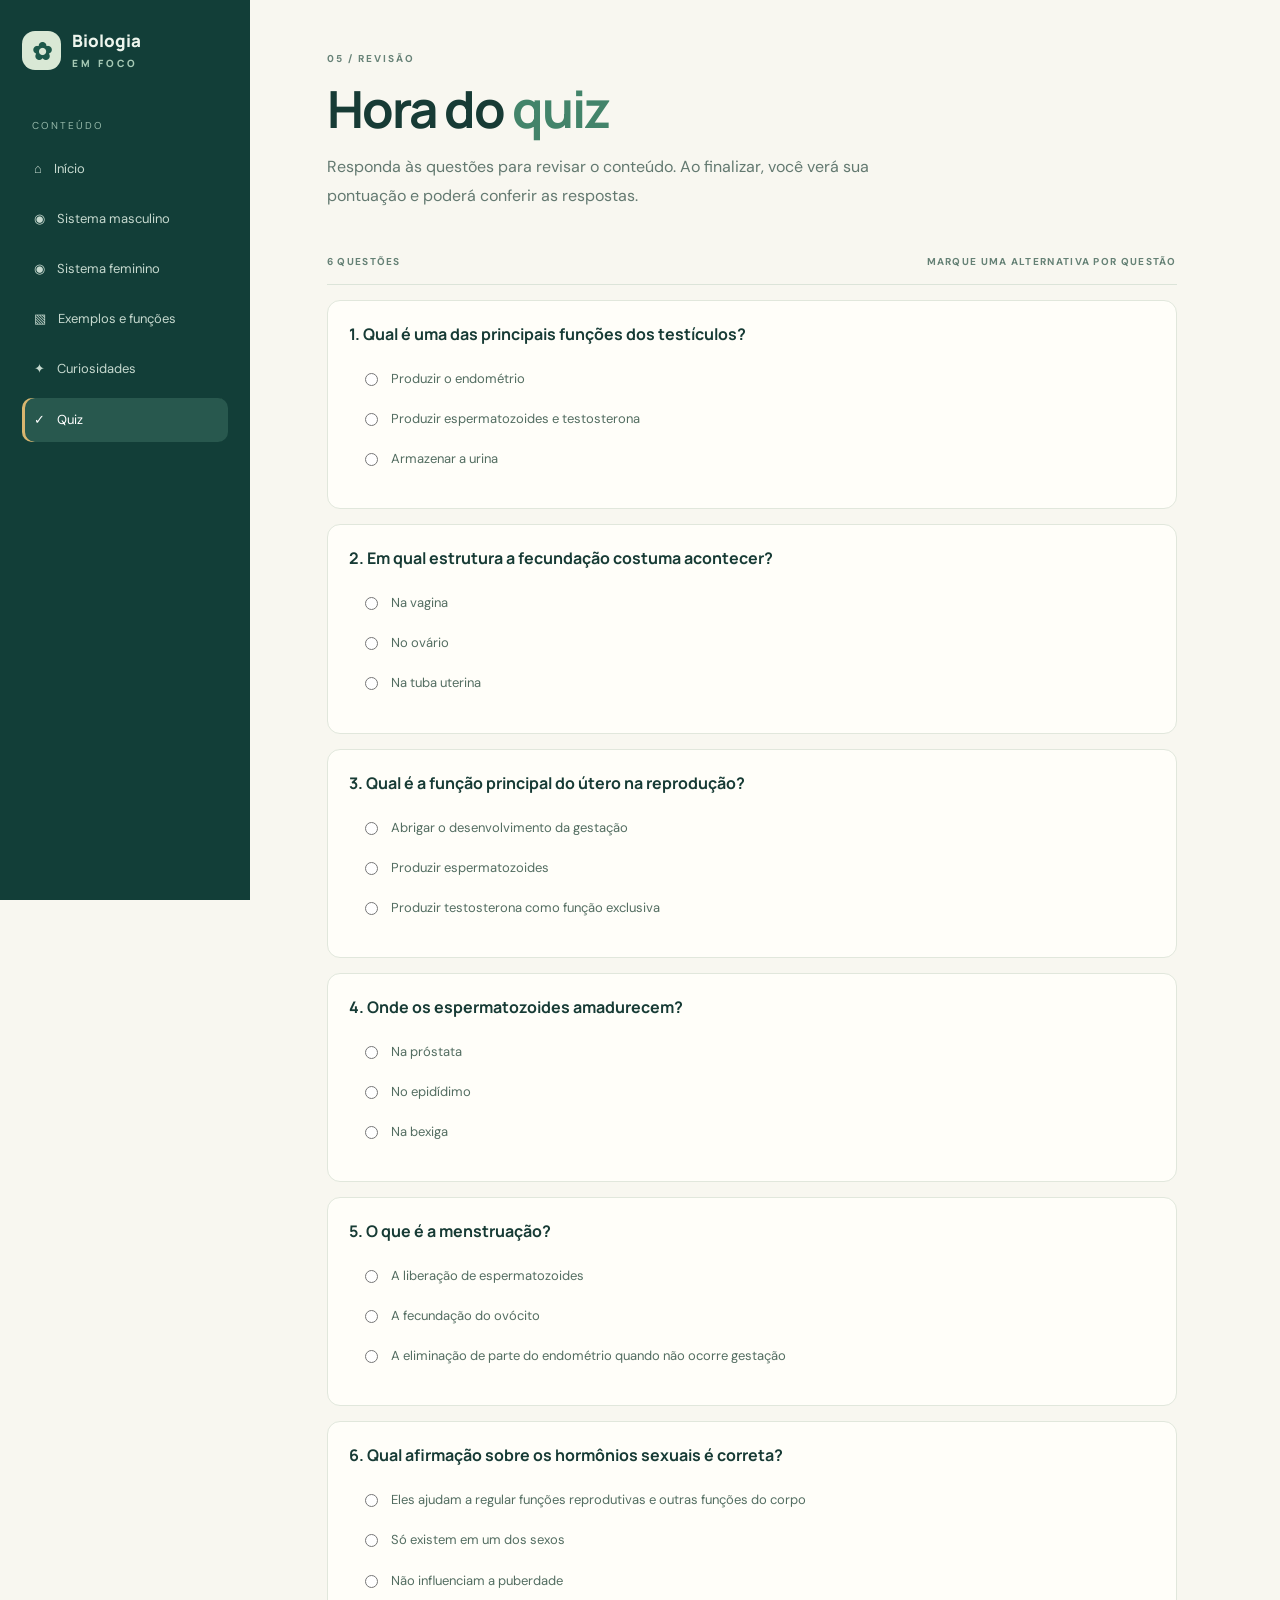
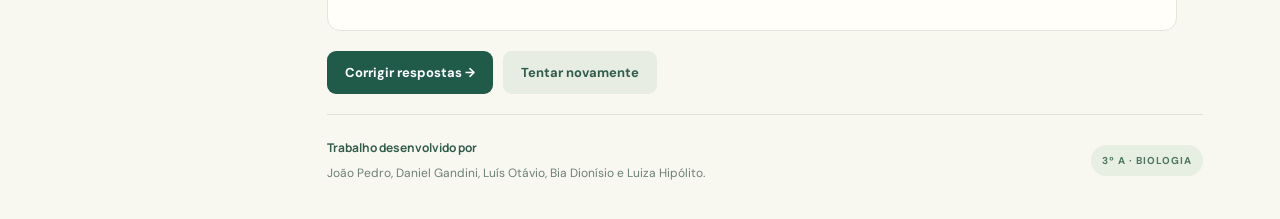
<file: quiz.html>
<!DOCTYPE html>
<html lang="pt-BR">
 <head>
  <meta charset="utf-8"/>
  <meta content="width=device-width, initial-scale=1" name="viewport"/>
  <title>
   Quiz | Biologia em Foco
  </title>
  <link href="style.css" rel="stylesheet"/>
 </head>
 <body>
  <header class="mobile-header">
   <a class="brand" href="index.html">
    ✿ Biologia em Foco
   </a>
   <button aria-expanded="false" aria-label="Abrir menu" class="menu-toggle">
    ☰
   </button>
  </header>
  <aside class="sidebar">
   <a class="brand" href="index.html">
    <span class="brand-mark">
     ✿
    </span>
    <span>
     Biologia
     <br/>
     <small>
      EM FOCO
     </small>
    </span>
   </a>
   <p class="side-label">
    CONTE&Uacute;DO
   </p>
   <nav>
    <a href="index.html">
     ⌂
     <span>
      In&iacute;cio
     </span>
    </a>
    <a href="masculino.html">
     ◉
     <span>
      Sistema masculino
     </span>
    </a>
    <a href="feminino.html">
     ◉
     <span>
      Sistema feminino
     </span>
    </a>
    <a href="exemplos.html">
     ▧
     <span>
      Exemplos e fun&ccedil;&otilde;es
     </span>
    </a>
    <a href="curiosidades.html">
     ✦
     <span>
      Curiosidades
     </span>
    </a>
    <a class="active" href="quiz.html">
     &checkmark;
     <span>
      Quiz
     </span>
    </a>
   </nav>
  </aside>
  <main class="main page-main">
   <div class="page-heading">
    <div class="section-kicker">
     05 / REVIS&Atilde;O
    </div>
    <h1>
     Hora do
     <em>
      quiz
     </em>
    </h1>
    <p class="lead">
     Responda &agrave;s quest&otilde;es para revisar o conte&uacute;do. Ao finalizar, voc&ecirc; ver&aacute; sua pontua&ccedil;&atilde;o e poder&aacute; conferir as respostas.
    </p>
   </div>
   <form class="quiz-form" id="quiz-form">
    <div class="quiz-top">
     <span>
      6 QUEST&Otilde;ES
     </span>
     <span>
      MARQUE UMA ALTERNATIVA POR QUEST&Atilde;O
     </span>
    </div>
    <div class="question" data-answer="b">
     <h3>
      1. Qual &eacute; uma das principais fun&ccedil;&otilde;es dos test&iacute;culos?
     </h3>
     <label>
      <input name="q1" type="radio" value="a"/>
      Produzir o endom&eacute;trio
     </label>
     <label>
      <input name="q1" type="radio" value="b"/>
      Produzir espermatozoides e testosterona
     </label>
     <label>
      <input name="q1" type="radio" value="c"/>
      Armazenar a urina
     </label>
     <p class="feedback">
     </p>
    </div>
    <div class="question" data-answer="c">
     <h3>
      2. Em qual estrutura a fecunda&ccedil;&atilde;o costuma acontecer?
     </h3>
     <label>
      <input name="q2" type="radio" value="a"/>
      Na vagina
     </label>
     <label>
      <input name="q2" type="radio" value="b"/>
      No ov&aacute;rio
     </label>
     <label>
      <input name="q2" type="radio" value="c"/>
      Na tuba uterina
     </label>
     <p class="feedback">
     </p>
    </div>
    <div class="question" data-answer="a">
     <h3>
      3. Qual &eacute; a fun&ccedil;&atilde;o principal do &uacute;tero na reprodu&ccedil;&atilde;o?
     </h3>
     <label>
      <input name="q3" type="radio" value="a"/>
      Abrigar o desenvolvimento da gesta&ccedil;&atilde;o
     </label>
     <label>
      <input name="q3" type="radio" value="b"/>
      Produzir espermatozoides
     </label>
     <label>
      <input name="q3" type="radio" value="c"/>
      Produzir testosterona como fun&ccedil;&atilde;o exclusiva
     </label>
     <p class="feedback">
     </p>
    </div>
    <div class="question" data-answer="b">
     <h3>
      4. Onde os espermatozoides amadurecem?
     </h3>
     <label>
      <input name="q4" type="radio" value="a"/>
      Na pr&oacute;stata
     </label>
     <label>
      <input name="q4" type="radio" value="b"/>
      No epid&iacute;dimo
     </label>
     <label>
      <input name="q4" type="radio" value="c"/>
      Na bexiga
     </label>
     <p class="feedback">
     </p>
    </div>
    <div class="question" data-answer="c">
     <h3>
      5. O que &eacute; a menstrua&ccedil;&atilde;o?
     </h3>
     <label>
      <input name="q5" type="radio" value="a"/>
      A libera&ccedil;&atilde;o de espermatozoides
     </label>
     <label>
      <input name="q5" type="radio" value="b"/>
      A fecunda&ccedil;&atilde;o do ov&oacute;cito
     </label>
     <label>
      <input name="q5" type="radio" value="c"/>
      A elimina&ccedil;&atilde;o de parte do endom&eacute;trio quando n&atilde;o ocorre gesta&ccedil;&atilde;o
     </label>
     <p class="feedback">
     </p>
    </div>
    <div class="question" data-answer="a">
     <h3>
      6. Qual afirma&ccedil;&atilde;o sobre os horm&ocirc;nios sexuais &eacute; correta?
     </h3>
     <label>
      <input name="q6" type="radio" value="a"/>
      Eles ajudam a regular fun&ccedil;&otilde;es reprodutivas e outras fun&ccedil;&otilde;es do corpo
     </label>
     <label>
      <input name="q6" type="radio" value="b"/>
      S&oacute; existem em um dos sexos
     </label>
     <label>
      <input name="q6" type="radio" value="c"/>
      N&atilde;o influenciam a puberdade
     </label>
     <p class="feedback">
     </p>
    </div>
    <div class="quiz-actions">
     <button class="button primary" type="submit">
      Corrigir respostas &rarr;
     </button>
     <button class="button secondary" type="reset">
      Tentar novamente
     </button>
    </div>
    <div aria-live="polite" class="quiz-result" id="quiz-result">
    </div>
   </form>
   <footer class="footer">
    <div>
     <strong>
      Trabalho desenvolvido por
     </strong>
     <p>
      Jo&atilde;o Pedro, Daniel Gandini, Lu&iacute;s Ot&aacute;vio, Bia Dion&iacute;sio e Luiza Hip&oacute;lito.
     </p>
    </div>
    <span class="class-tag">
     3&ordm; A &middot; BIOLOGIA
    </span>
   </footer>
  </main>
  <script src="script.js">
  </script>
 </body>
</html>
</file>
<file: style.css>
@import url('https://fonts.googleapis.com/css2?family=DM+Sans:wght@400;500;600;700&family=Manrope:wght@400;500;600;700;800&display=swap');
:root{--ink:#173b35;--muted:#667b73;--paper:#f8f7f0;--white:#fffef9;--green:#1f594a;--green2:#dcebe1;--line:#dce4d9;--rose:#f4dfe0;--gold:#d9b66f;--blue:#dce9eb;--shadow:0 14px 35px #163b3510}*{box-sizing:border-box}html{scroll-behavior:smooth}body{margin:0;background:var(--paper);color:var(--ink);font-family:'DM Sans',sans-serif;font-size:15px;line-height:1.7}.sidebar{position:fixed;inset:0 auto 0 0;width:250px;background:#123e38;color:#edf5ed;padding:31px 22px;display:flex;flex-direction:column;z-index:5}.brand{display:flex;align-items:center;gap:11px;text-decoration:none;color:inherit;font-family:Manrope,sans-serif;font-size:17px;font-weight:800;line-height:1.15}.brand small{font-size:10px;letter-spacing:3px;color:#a6c9b5}.brand-mark{width:39px;height:39px;border-radius:13px;display:grid;place-items:center;background:#d9e8d5;color:#1d594a;font-size:24px}.side-label{font-size:10px;letter-spacing:2px;color:#94b7a8;margin:47px 0 13px 10px}.sidebar nav{display:grid;gap:6px}.sidebar nav a{color:#c6d9cf;text-decoration:none;display:flex;align-items:center;gap:12px;padding:11px 12px;border-radius:10px;font-size:13px;transition:.2s}.sidebar nav a:hover,.sidebar nav a.active{background:#28584e;color:#fff}.sidebar nav a.active{box-shadow:inset 3px 0 var(--gold)}.sidebar-note{margin-top:auto;border:1px solid #37655a;border-radius:14px;padding:15px;font-size:10px;letter-spacing:1px;color:#d8e8df}.sidebar-note p{font-size:12px;letter-spacing:0;line-height:1.6;color:#a9c8ba;margin:8px 0 0}.dot,.eyebrow span{display:inline-block;width:7px;height:7px;border-radius:50%;background:#d9b66f;margin-right:7px}.main{margin-left:250px;max-width:1600px;padding:54px clamp(28px,6vw,92px) 24px}.hero{min-height:400px;position:relative;display:flex;flex-direction:column;justify-content:center;padding:8px 44% 20px 0;overflow:hidden}.eyebrow,.section-kicker{font-size:10px;letter-spacing:2px;color:#678277;font-weight:700}.hero h1,.page-heading h1{font-family:Manrope,sans-serif;font-size:clamp(38px,4.4vw,61px);line-height:1.12;letter-spacing:-2px;margin:21px 0 17px;max-width:650px}.hero h1 em,.page-heading h1 em{font-style:normal;color:#43846a}.lead{font-size:16px;color:#637970;line-height:1.8;max-width:610px}.hero-actions{display:flex;align-items:center;gap:24px;margin-top:24px}.button{display:inline-flex;justify-content:center;align-items:center;gap:20px;text-decoration:none;border:0;border-radius:9px;padding:13px 18px;font-family:inherit;font-weight:700;font-size:13px;cursor:pointer;transition:transform .2s,background .2s}.button:hover{transform:translateY(-2px)}.primary{background:#205b4a;color:white}.primary:hover{background:#164838}.text-link{color:#3d6f5c;font-size:13px;font-weight:700;text-decoration:none}.hero-art{position:absolute;right:0;top:35px;width:38%;height:340px;border-radius:48% 52% 43% 57%;background:radial-gradient(circle at 50% 45%,#edf2e3 0,#e2ecdf 44%,#d1e2d2 100%);overflow:hidden;display:grid;place-items:center}.art-orbit{position:absolute;border:1px solid #99bda6;border-radius:50%;width:245px;height:245px}.orbit-two{width:300px;height:300px;border-color:#bad1b7}.art-center{width:100px;height:100px;border-radius:50%;display:grid;place-items:center;background:#2b6854;color:#e4efd9;font-size:50px;box-shadow:0 15px 40px #245e4a33}.art-tag{position:absolute;background:#fffef0;border:1px solid #d7e3d5;padding:7px 10px;border-radius:8px;font-size:9px;letter-spacing:1px;font-weight:700;box-shadow:var(--shadow)}.tag-a{top:50px;left:10px}.tag-b{bottom:49px;right:3px}.art-leaf{position:absolute;color:#5b8e72;font-size:28px}.leaf-a{top:75px;right:50px}.leaf-b{bottom:68px;left:42px}.section-block{padding:43px 0;border-top:1px solid var(--line)}.two-col{display:grid;grid-template-columns:.8fr 1.2fr;gap:50px;margin-top:15px}.two-col h2,.section-block h2,.content-section h2,.closing h2{font-family:Manrope,sans-serif;font-size:27px;line-height:1.25;margin:5px 0 13px;letter-spacing:-.7px}.two-col p{color:#64796f;margin:0 0 12px}.explore>h2{margin:9px 0 25px}.feature-grid{display:grid;grid-template-columns:repeat(2,minmax(0,1fr));gap:15px}.feature-card{position:relative;text-decoration:none;color:inherit;background:#fffef9;border:1px solid #e2e7dc;border-radius:15px;padding:23px;min-height:220px;box-shadow:0 7px 24px #163b3505;transition:.2s}.feature-card:hover{transform:translateY(-3px);box-shadow:var(--shadow);border-color:#b8d1be}.card-number{position:absolute;right:19px;top:17px;color:#9baea1;font-size:11px;letter-spacing:1px}.card-icon{width:42px;height:42px;display:grid;place-items:center;border-radius:13px;font-size:25px;margin-bottom:16px}.green{background:#dcebe1;color:#27694f}.rose{background:#f4dfe0;color:#a35e66}.yellow{background:#f6edcf;color:#8a7131}.blue{background:#dce9eb;color:#46747b}.feature-card h3{font-family:Manrope,sans-serif;font-size:17px;margin:0 0 7px}.feature-card p{font-size:13px;color:#6b7d74;line-height:1.7;margin:0 0 15px}.card-link{font-size:12px;color:#34735a;font-weight:700}.card-link b{float:right;font-size:16px}.closing{margin:20px 0 35px;background:#1e5949;border-radius:17px;padding:29px 32px;color:#fff;display:flex;align-items:center;justify-content:space-between;gap:20px}.closing .section-kicker{color:#b7d2bd}.closing h2{font-size:24px;margin:8px 0}.closing p{color:#c5dcd0;margin:0;font-size:13px}.light{background:#edf4e7;color:#1e5949;white-space:nowrap}.footer{border-top:1px solid var(--line);padding:23px 0 12px;display:flex;justify-content:space-between;align-items:center;gap:20px;color:#6d8076;font-size:12px}.footer strong{color:#315c4c;font-family:Manrope,sans-serif}.footer p{margin:5px 0 0;max-width:620px}.class-tag{white-space:nowrap;background:#e7eee2;color:#4d7660;border-radius:20px;padding:7px 11px;font-size:10px;font-weight:700;letter-spacing:1px}.mobile-header{display:none}.page-main{padding-top:50px}.page-heading{max-width:790px;margin-bottom:28px}.page-heading h1{font-size:clamp(36px,4vw,54px);margin:13px 0}.anatomy{margin:25px 0 45px;background:#f0eee4;border:1px solid #e5e2d6;border-radius:18px;overflow:hidden;text-align:center}.anatomy img{width:100%;height:400px;object-fit:contain;display:block}.anatomy figcaption{font-size:11px;color:#7b8a7d;padding:10px}.content-section{margin:35px 0 40px}.content-section>p{max-width:850px;color:#657a70}.organ-grid{display:grid;grid-template-columns:repeat(2,minmax(0,1fr));gap:13px;margin-top:22px}.organ-card,.term-card{background:#fffef9;border:1px solid #e2e7dc;border-radius:13px;padding:19px}.organ-card>span{font-size:10px;letter-spacing:1px;color:#679078}.organ-card h3,.term-card h3{font-family:Manrope,sans-serif;margin:5px 0;font-size:16px}.organ-card p,.term-card p{margin:0;color:#6b7d74;font-size:13px;line-height:1.75}.callout{background:#e6efe4;border-left:4px solid #559172;border-radius:0 12px 12px 0;padding:20px 23px;margin:32px 0;color:#315b48}.callout p{margin:5px 0 0;color:#597466}.page-nav{display:flex;align-items:center;justify-content:space-between;margin:35px 0;color:#47745e}.page-nav>a:first-child{font-size:13px;font-weight:700;text-decoration:none;color:#47745e}.timeline{display:grid;grid-template-columns:repeat(4,1fr);gap:12px;margin-top:24px}.timeline>div{background:#fffef9;border:1px solid #e1e8dc;border-radius:13px;padding:17px}.timeline b{display:grid;place-items:center;width:28px;height:28px;background:#dcebe1;color:#28654e;border-radius:50%;margin-bottom:13px}.timeline strong{font-size:13px}.timeline p{font-size:12px;color:#6c7e74;margin:6px 0 0}.example-feature{display:grid;grid-template-columns:.75fr 1.25fr;gap:30px;align-items:center;background:#fffef9;border:1px solid #e2e7dc;border-radius:17px;padding:22px;margin:22px 0}.example-feature.reverse{grid-template-columns:1.25fr .75fr}.example-feature.reverse img{order:2}.example-feature img{width:100%;height:250px;object-fit:contain;background:#f4f1e8;border-radius:12px}.example-feature h2{font:700 23px/1.3 Manrope,sans-serif;margin:13px 0}.example-feature p{color:#63796f;font-size:13px}.pill{display:inline-block;border-radius:20px;padding:5px 9px;font-size:9px;font-weight:700;letter-spacing:1px}.green-pill{background:#deeee2;color:#387052}.rose-pill{background:#f6e0e2;color:#9b5a64}.term-grid{display:grid;grid-template-columns:repeat(4,1fr);gap:12px;margin-top:20px}.curiosity-grid{display:grid;grid-template-columns:repeat(2,minmax(0,1fr));gap:16px}.curiosity-card{overflow:hidden;background:#fffef9;border:1px solid #e2e7dc;border-radius:15px}.curiosity-card img{width:100%;height:210px;object-fit:contain;background:#f2efe5;display:block}.curiosity-body{padding:20px}.curiosity-num{font-size:9px;letter-spacing:1.4px;font-weight:700;color:#568267}.curiosity-body h2{font:700 19px/1.35 Manrope,sans-serif;margin:8px 0}.curiosity-body p{color:#667b70;font-size:13px;margin:0}.wide-card{grid-column:1/-1;display:grid;grid-template-columns:.7fr 1.3fr}.fact-illustration{height:210px;display:flex;flex-direction:column;align-items:center;justify-content:center;gap:6px}.fact-illustration span{font:800 55px Manrope,sans-serif}.fact-illustration i{font-style:normal;font-size:9px;letter-spacing:2px;font-weight:700}.green-fact{background:#dfeee1;color:#3b7b59}.rose-fact{background:#f6e0e0;color:#a15f69}.blue-fact{background:#dcebed;color:#467b81}.quiz-form{max-width:850px}.quiz-top{display:flex;justify-content:space-between;gap:12px;color:#658175;font-size:10px;letter-spacing:1.3px;font-weight:700;padding:14px 0;border-bottom:1px solid var(--line)}.question{background:#fffef9;border:1px solid #e1e7dc;border-radius:13px;padding:21px;margin:15px 0}.question h3{font:700 16px/1.5 Manrope,sans-serif;margin:0 0 13px}.question label{display:flex;align-items:flex-start;gap:10px;padding:9px 11px;border-radius:8px;font-size:13px;color:#536d61;cursor:pointer}.question label:hover{background:#f1f5ec}.question input{accent-color:#28674e;margin-top:5px}.feedback{font-size:12px;font-weight:700;margin:8px 0 0}.correct{color:#28734c}.incorrect{color:#b24d54}.quiz-actions{display:flex;gap:10px;flex-wrap:wrap;margin:20px 0}.secondary{background:#e7ede3;color:#315c4c}.quiz-result{display:none;background:#e2eee2;padding:22px;border-radius:13px;margin:18px 0;font-weight:700;color:#285c42}.quiz-result.show{display:block}.menu-toggle{display:none}
@media(max-width:1050px){.sidebar{width:220px}.main{margin-left:220px;padding-left:32px;padding-right:32px}.hero{padding-right:42%}.hero-art{width:38%;height:290px}.term-grid{grid-template-columns:repeat(2,1fr)}}
@media(max-width:760px){.sidebar{transform:translateX(-100%);transition:transform .25s;width:260px;box-shadow:10px 0 40px #102f2a22}.sidebar.open{transform:translateX(0)}.mobile-header{display:flex;position:sticky;top:0;z-index:6;background:#123e38;color:white;align-items:center;justify-content:space-between;padding:12px 18px}.mobile-header .brand{font-size:15px}.mobile-header .brand-mark{display:none}.menu-toggle{display:block;background:#28584e;border:0;border-radius:8px;color:white;font-size:22px;padding:5px 10px}.main{margin:0;padding:30px 19px 20px}.hero{padding:0;min-height:auto}.hero h1{font-size:42px;letter-spacing:-1.5px}.hero-art{position:relative;right:auto;top:auto;width:100%;height:240px;margin:25px 0 10px;border-radius:25px}.two-col{grid-template-columns:1fr;gap:8px}.feature-grid,.organ-grid,.curiosity-grid{grid-template-columns:1fr}.closing{align-items:flex-start;flex-direction:column;padding:25px}.footer{align-items:flex-start;flex-direction:column}.anatomy img{height:300px}.timeline{grid-template-columns:repeat(2,1fr)}.example-feature,.example-feature.reverse{grid-template-columns:1fr;padding:15px;gap:15px}.example-feature.reverse img{order:0}.example-feature img{height:220px}.term-grid{grid-template-columns:1fr 1fr}.wide-card{grid-column:auto;display:block}.quiz-top{flex-direction:column}.page-heading h1{font-size:39px;letter-spacing:-1px}.page-nav{gap:12px}.page-nav .button{padding:11px 13px}.class-tag{white-space:normal}}
</file>
